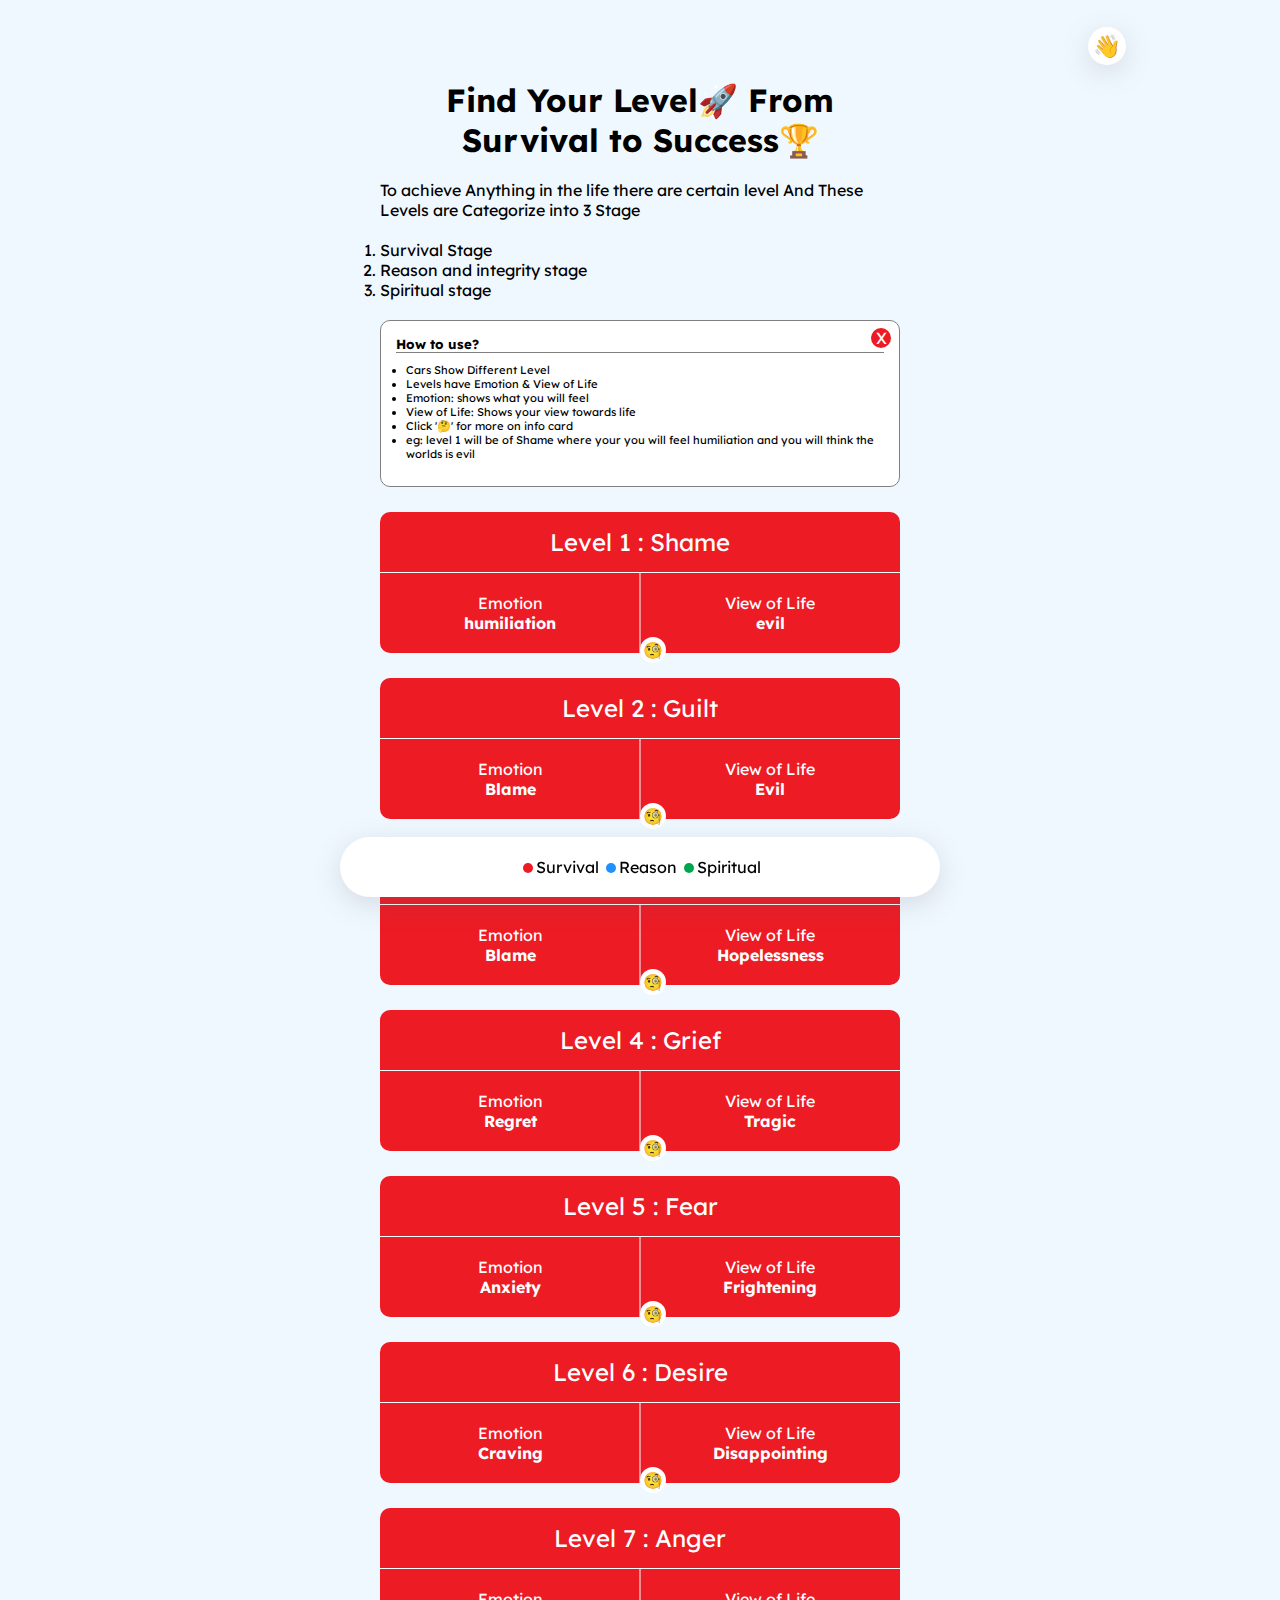
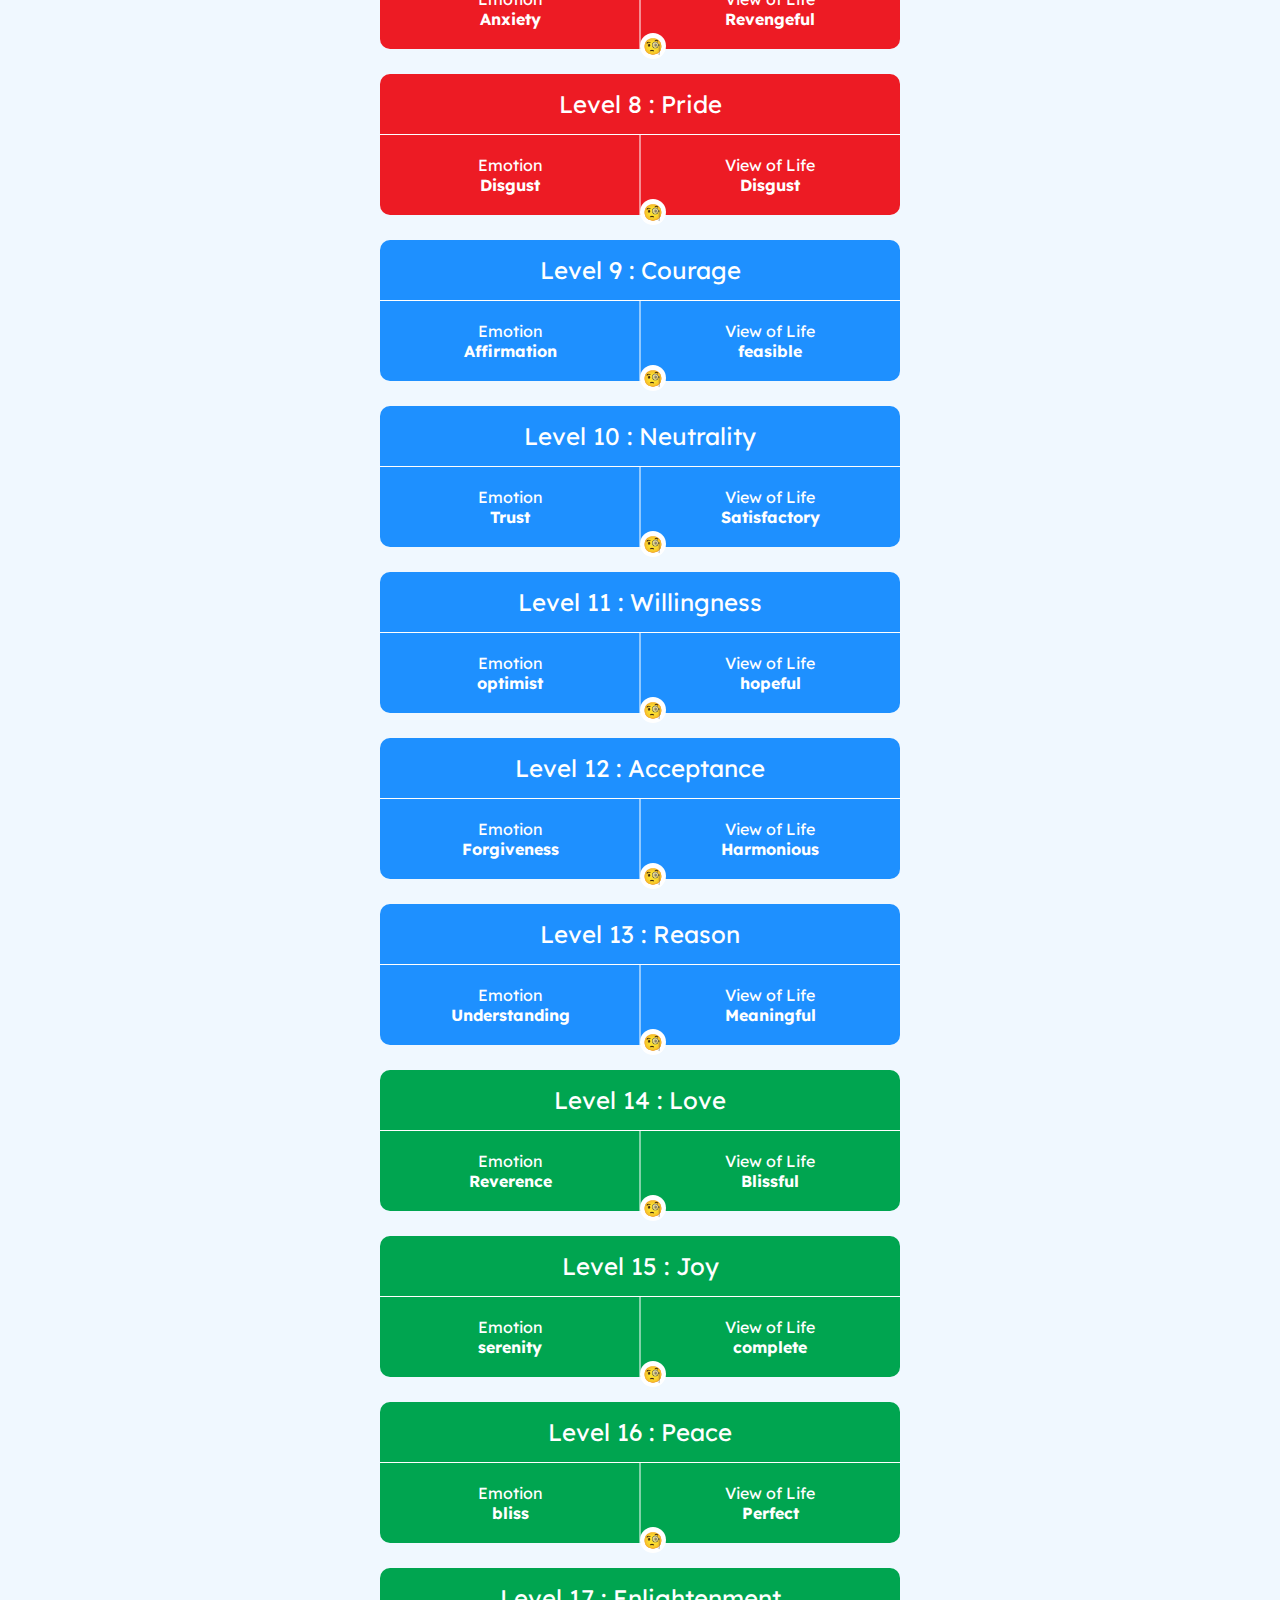
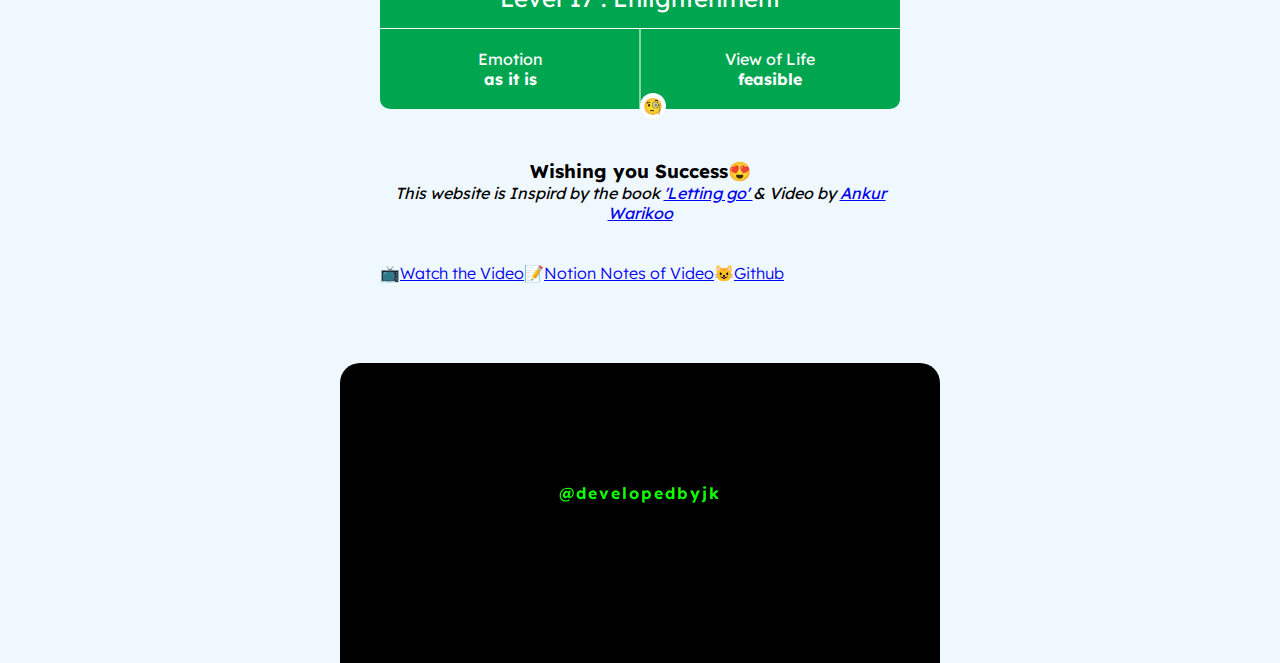
<file: index.html>
<!DOCTYPE html>
<html lang="en">
<head>
    <meta charset="UTF-8">
    <meta name="viewport" content="width=device-width, initial-scale=1.0">
    <title>Document</title>
    <link rel="stylesheet" href="style.css">
</head>
<body>



    <nav>
        <span id="red-dot" class="red-color"></span>Survival
        <span id="blue-dot" class="blue-color"></span>Reason
        <span id="green-dot" class="green-color"></span>Spiritual
    </nav>

    <section>
        <span id="more-info">
            <p> <a href="hi.html">👋</a></p>
        </span>

    <div id="intro">
        <br/>
        <br/>
        <h1>
            Find Your Level🚀 From Survival to Success🏆
        </h1>
        <!-- <i>Based on the book 'Letting Go'</i> -->
        <br/>
        <p>To achieve Anything in the life there are certain level And These Levels are Categorize into 3 Stage </p>
        <p>
            <ol>
            <br>
            <li>Survival Stage </li>
            <li>Reason and integrity stage </li>
            <li>Spiritual stage </li>
            <br/>
            </ol>
        </p>


        <div class="how-to-use" id="how-to-use">
         
            <h5>How to use?</h5><span id="how-to-use-close" onclick="closeUse()"><p>X</p>
            </span>
            <ul>
                <li>Cars Show Different Level</li>
                <li>Levels have Emotion & View of Life</li>
                <li>Emotion: shows what you will feel</li>
                <li>View of Life: Shows your view towards life</li>
                <li>Click '🤔' for more on info card</li>
                <li>eg: level 1 will be of Shame where your you will feel humiliation and you will think the worlds is evil</li>

            </ul>
        </div>
    </div>
 <div class="container" id="container">
    <!-- <div class="card">
        <div class="card-name">Level 1 : Shame</div>
        
        <div class="card-detail">
            <div class="es">Emotional Level  Anything</div>
            <div class="line"> </div>
            <div class="vol">View of Life Anything</div>
        </div>
    </div> -->

 </div>
 <footer>
    <h3>Wishing you Success😍</h3>
    <p>This website is Inspird by the book <a href="https://www.google.com/search?q=letting+go+book&hl=en&sxsrf=AB5stBgNVN-OLtF3I_RfINWMpCUDScwm_A%3A1689915604160&source=hp&ei=1BC6ZLfCB_qeseMPh4us-AQ&iflsig=AD69kcEAAAAAZLoe5FpvQT4mE3rLMAEPPuAe_6TJtXUW&ved=0ahUKEwi3_KKagp-AAxV6T2wGHYcFC08Q4dUDCAk&uact=5&oq=letting+go+book&gs_lp=[base64]&sclient=gws-wiz" target="_blank">'Letting go' </a> & Video by <a href="https://www.google.com/search?q=ankur+warikoo&rlz=1C1UEAD_enIN959IN959&oq=ankur+warikoo+&aqs=chrome..69i57j0i20i131i263i433i512j0i131i433i512j46i20i263i512j0i433i512j0i512l5.5618j0j7&sourceid=chrome&ie=UTF-8" target="_blank">Ankur Warikoo</a></p>
    <br/>
    <br/>

    <h4>📺<a href="https://youtu.be/jHoKdbH9YEU">Watch the Video</a> </h4>
    <h4>📝<a href="https://brainfoodbyjk.notion.site/Brain-Food-34dc12b9754a47f395b1dd3905284595?pvs=4">Notion Notes of Video</a></h4>
    <h4>😺<a href="https://github.com/developedbyjk/Find-your-Stage-Survival-to-Success-">Github</a></h4>
</footer>

</section>

<div class="developedbyjk">
  <p>
    <a href="https://linktr.ee/developedbyjk">@developedbyjk</a>
  </p>      
</div>

<script>
    
    </script>
    <script src="app.js" type="module" ></script>
</body>
</html>
</file>
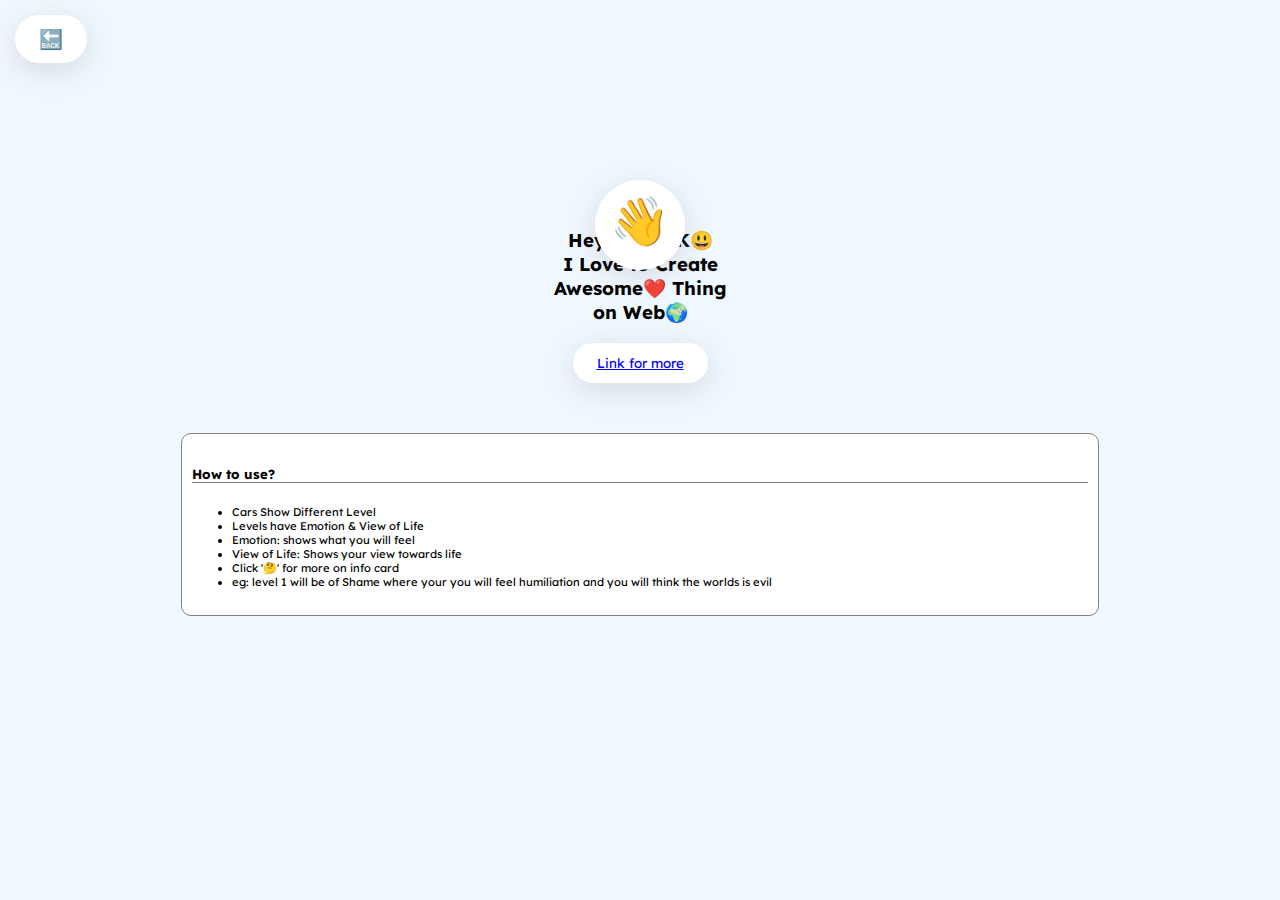
<file: hi.html>
<!DOCTYPE html>
<html lang="en">
<head>
    <meta charset="UTF-8">
    <meta name="viewport" content="width=device-width, initial-scale=1.0">
    <title>hi</title>
    <style>
@import url('https://fonts.googleapis.com/css2?family=Lexend+Deca:wght@100;200;300;400;500;600;700;800&display=swap');
        body{
            margin: 0;
            padding: 0;
            font-family: 'Lexend Deca', sans-serif;
            background-color: aliceblue;
        }
        #more-info{

    position: absolute;

    
    top:25%;
    left: 50%;
    transform: translate(-50%,-50%);
  padding: 20px;
   height: 50px;
   width: 50px;
    background-color: white;
   font-size: 3rem;
    color: white;
    border-radius: 50%;
    box-shadow: rgba(100, 100, 111, 0.2) 0px 7px 29px 0px;;
    cursor: pointer;
}
#more-info p{
    display: flex;
    align-content: center;
    justify-content: center;
   margin-top: -10px;
    padding:0;

}
section {
    text-align: center;
}
button{
    box-shadow: rgba(100, 100, 111, 0.2) 0px 7px 29px 0px;
    padding: 12px 24px;
    border-radius: 90px;
    background-color: white;
    border:none;
    font-family: 'Lexend Deca', sans-serif;
}
h3{
   
    margin-top: 150px;
}
#back{
    margin: 15px;
    font-size: 1.2rem;
}
#back a {
    text-decoration: none;
}



.how-to-use{
    
   display: block;
   width: 70%;
   margin: 50px auto;
    position: relative;
    padding: 10px;
    background-color: white;
    border-radius: 10px;
    border: 1px solid gray;
}
.how-to-use h5{
    border-bottom: 1px solid gray;
   
}
.how-to-use ul{
    /* margin: 10px; */
}
.how-to-use ul li{
    font-size: 0.7rem;

}



    </style>
</head>
<body>
    <button id="back"><a href="index.html">🔙</a></button>
<section>


    <span id="more-info">
        <p>👋</p>
    </span>
    <h3>
       Hey I am  JK😃<br/> I Love to Create<br/> Awesome❤️ Thing<br/> on Web🌍
    </h3>
    <button><a href="https://linktr.ee/developedbyjk">Link for more</a></button>

 

</section>
<div class="how-to-use" id="how-to-use">
         
    <h5>How to use?</h5>
   
    <ul>
        <li>Cars Show Different Level</li>
        <li>Levels have Emotion & View of Life</li>
        <li>Emotion: shows what you will feel</li>
        <li>View of Life: Shows your view towards life</li>
        <li>Click '🤔' for more on info card</li>
        <li>eg: level 1 will be of Shame where your you will feel humiliation and you will think the worlds is evil</li>

    </ul>
</div>
    
</body>
</html>
</file>
<file: style.css>
@import url('https://fonts.googleapis.com/css2?family=Lexend+Deca:wght@100;200;300;400;500;600;700;800&display=swap');
*{
    box-sizing: border-box;
    margin: 0;
    padding: 0;
}
body{
    background-color: aliceblue;
    font-family: 'Lexend Deca', sans-serif;
    -webkit-user-select: none; /* Safari */
    -ms-user-select: none; /* IE 10 and IE 11 */
    user-select: none; /* Standard syntax */
    max-width: 600px;
    margin: auto;
}
section{
    background-color: ;
    margin:2.5rem;
    /* border: 1px solid green; */
}

#intro h3{
    font-weight: lighter;

}
#intro h1{
    text-align: center;
}
.card{
    margin: 25px 0px;
    /* background-color: dodgerblue; */
    /* height: 150px; */
    color: white;
    border-radius: 10px;
    position: relative;
}
.card-name{
    font-size: 1.5rem;
    padding: 15px;
    text-align: center;
    border-bottom: 1px solid ;
}
.line{
    height: 80px;
    width: 1px;
    background-color: white;
    position: absolute;
    top:50%;
    left:50%;
    transform: translate(-50%,-50%);
}
.card-detail{
    position: relative;
    display: flex;
    text-align: center;
    align-items: center;
    /* background-color: yellow; */
    height: 80px;
}

.card-i{
    position: absolute;
    right:45%;
    bottom:-10px;
    background-color: white;
    border-radius: 50%;
    padding: 3px;
}
.card-description{
    padding: 12px;
    font-size: 0.8rem;
    display: none;
}
#bold{
    font-weight: bolder;
}
.es, .vol{
    /* background-color: red; */
    width: 50%;
}
.red-color{
    background-color:  #ED1B24;
}
.blue-color{
    background-color: dodgerblue;
}
.green-color{
    background-color: #00A550;
}

nav span{
    height: 10px;
    width: 10px;
    border-radius: 50%;
    background-color: black;
    display: inline-block;
    margin: 0px 3px;
}

nav{
    position: fixed;
    top:93%;
    width: 100%;
    border-radius: 90px;
    box-shadow: rgba(100, 100, 111, 0.2) 0px 7px 29px 0px;
    font-size: 1rem;
    padding: 20px;
    background-color: white;
    text-align: center;
    z-index: 9;
    margin: auto;
    display: block;
   
}
.showit{
    display: block;
    /* background-color: yellow; */
    padding-bottom: 30px;
}
#more-info{
    position: absolute;
    top:3%;
    left: 85%;
    font-size: 1.4rem;
    background-color: white;
    padding: 5px;
    color: white;
    border-radius: 50%;
    box-shadow: rgba(100, 100, 111, 0.2) 0px 7px 29px 0px;;
    cursor: pointer;
}
#more-info a{
    text-decoration: none;
}
.how-to-use{
    position: relative;
    padding: 15px;
    background-color: white;
    border-radius: 10px;
    border: 1px solid gray;
}
.how-to-use h5{
    border-bottom: 1px solid gray;
   
}
.how-to-use ul{
    margin: 10px;
}
.how-to-use ul li{
    font-size: 0.7rem;

}

#how-to-use-close{
    position: absolute;
    height: 20px;
    width: 20px;
    color: white;
    border-radius: 50%;
    background-color: #ED1B24;
    margin-top: -25px;
    right: 8px;

}
#how-to-use-close p{
    display: flex;
    justify-content: center;
    align-items: center;
    font-family: 'Lexend Deca', sans-serif;
}
footer{
    margin: 50px auto;
    text-align: center;
}
footer p {
    font-style: italic;
}
footer h4{
    float: left;
    font-weight: 300;
}
.developedbyjk{
    letter-spacing: 2px;
	text-align: center;

	font-weight:  bold;
	letter-spacing: 2px;
    margin-top: 100px;
    height: 300px;
    width: 100%;
    background-color: black;
    border-radius: 20px 20px 0px 0px;
    
}
.developedbyjk a{
    
    display: block;
    padding-top: 120px;
    background: -webkit-linear-gradient(#faf000, #00ff00);
            -webkit-background-clip: text;
            -webkit-text-fill-color: transparent;
}

@media only screen and (min-width: 600px) {
    nav {
      max-width: 600px;
    }
  }
</file>
